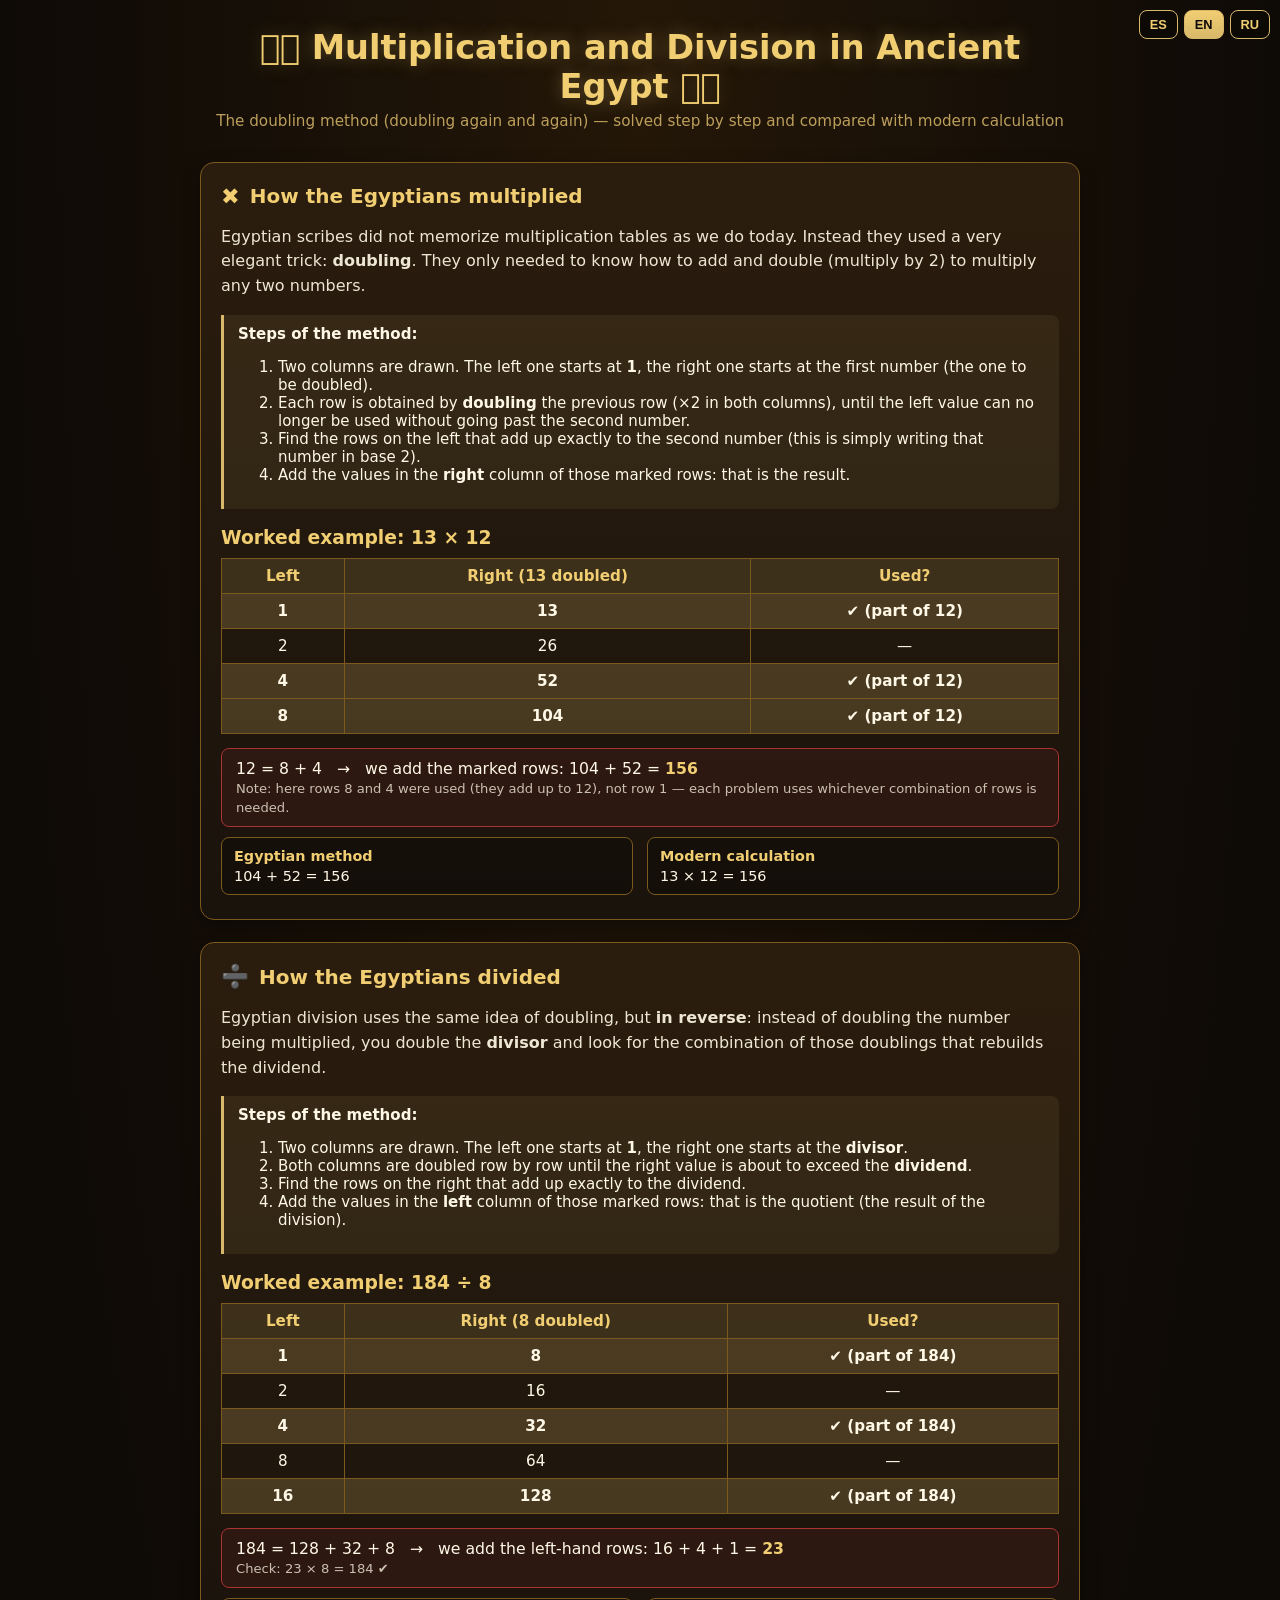
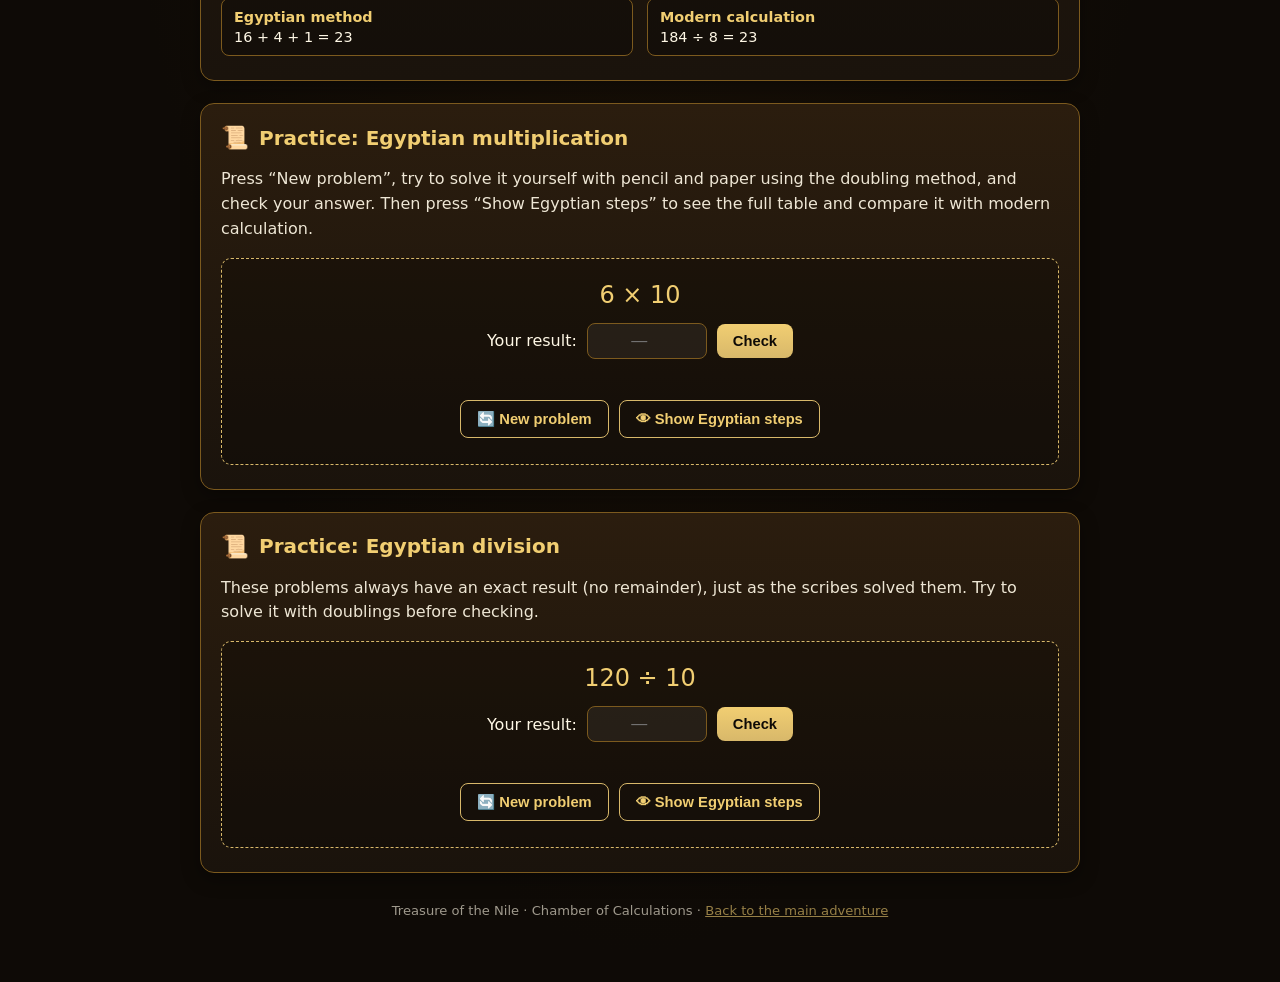
<file: multiplicacion-division-egipcias.html>
<!doctype html>
<html lang="es">
<head>
<meta charset="UTF-8">
<meta name="viewport" content="width=device-width, initial-scale=1">
<title>Multiplicación y división del Antiguo Egipto</title>
<style>
  :root{
    --gold:#d8b86a; --gold-light:#f1ce72; --gold-soft:#ffe9a8;
    --ink:#0e0a06; --ink2:#1a130c; --ink3:#2b1d0e;
    --cream:#fff8e6; --brown:#7c5a1e; --red:#a33; --red-light:#ff7a7a;
  }
  *{box-sizing:border-box}
  body{
    margin:0; min-height:100vh; color:var(--cream);
    background:radial-gradient(ellipse at top,#241708 0%,var(--ink) 70%);
    font-family:Inter,ui-sans-serif,system-ui,-apple-system,sans-serif;
    padding:24px 16px 64px;
  }
  .wrap{max-width:880px;margin:0 auto}
  h1{
    font-size:clamp(1.5rem,4vw,2.1rem); text-align:center; margin:4px 0 4px;
    color:var(--gold-light); text-shadow:0 0 18px rgba(216,184,106,.35);
  }
  .subtitle{text-align:center;color:var(--gold);opacity:.85;margin:0 0 28px;font-size:.95rem}
  section{
    background:linear-gradient(180deg,var(--ink3),var(--ink2));
    border:1px solid var(--brown); border-radius:14px;
    padding:20px 20px 24px; margin:0 0 22px;
    box-shadow:0 6px 18px rgba(0,0,0,.35);
  }
  h2{
    color:var(--gold-light); font-size:1.25rem; margin:0 0 6px;
    display:flex; align-items:center; gap:10px;
  }
  h2 .glyph{font-size:1.4rem}
  p{line-height:1.55; color:var(--cream); opacity:.92}
  .explain{
    background:rgba(216,184,106,.08); border-left:3px solid var(--gold);
    padding:10px 14px; border-radius:0 8px 8px 0; margin:10px 0 16px; font-size:.94rem;
  }
  table.duplication{
    width:100%; border-collapse:collapse; margin:10px 0 14px; font-size:.95rem;
  }
  table.duplication th, table.duplication td{
    border:1px solid var(--brown); padding:8px 10px; text-align:center;
  }
  table.duplication th{background:rgba(216,184,106,.15); color:var(--gold-light)}
  table.duplication tr.marked td{background:rgba(216,184,106,.22); font-weight:600}
  table.duplication td.hier{font-size:1.15rem; color:var(--gold)}
  .result-line{
    margin-top:10px; padding:10px 14px; border-radius:8px;
    background:rgba(163,51,51,.12); border:1px solid var(--red);
    font-size:.98rem;
  }
  .result-line b{color:var(--gold-light)}
  .compare{
    display:flex; gap:14px; flex-wrap:wrap; margin-top:10px;
  }
  .compare .card{
    flex:1 1 200px; background:rgba(0,0,0,.25); border:1px solid var(--brown);
    border-radius:8px; padding:10px 12px; font-size:.9rem;
  }
  .compare .card b{display:block; color:var(--gold-light); margin-bottom:4px}
  .practice-box{
    background:rgba(0,0,0,.25); border:1px dashed var(--gold);
    border-radius:10px; padding:16px; margin-top:14px;
  }
  .op-display{font-size:1.5rem; text-align:center; color:var(--gold-light); margin:6px 0 14px}
  .btn-row{display:flex; gap:10px; flex-wrap:wrap; justify-content:center; margin:10px 0}
  button{
    background:linear-gradient(180deg,var(--gold-light),var(--gold));
    color:var(--ink); border:none; border-radius:8px; padding:9px 16px;
    font-weight:700; font-size:.92rem; cursor:pointer; transition:transform .12s;
  }
  button:hover{transform:translateY(-1px)}
  button.secondary{background:transparent;border:1px solid var(--gold);color:var(--gold-light)}
  .steps-area{margin-top:14px}
  .hidden{display:none}
  input[type=number]{
    background:rgba(255,255,255,.06); border:1px solid var(--brown); color:var(--cream);
    border-radius:8px; padding:8px 10px; font-size:1rem; width:120px; text-align:center;
  }
  .answer-row{display:flex; gap:10px; align-items:center; justify-content:center; margin-top:12px; flex-wrap:wrap}
  .feedback{text-align:center; margin-top:10px; font-weight:700; min-height:1.3em}
  .feedback.ok{color:#8ee29a}
  .feedback.bad{color:var(--red-light)}
  .legend{font-size:.82rem; opacity:.75; margin-top:6px}
  footer{text-align:center; opacity:.6; font-size:.82rem; margin-top:30px}
  a{color:var(--gold-light)}
  .langbar{position:fixed;top:10px;right:10px;z-index:10;display:flex;gap:6px}
  .langbar button{padding:6px 10px;font-size:.8rem;background:rgba(14,10,6,.85);border:1px solid var(--gold);color:var(--gold-light)}
  .langbar button.active{background:linear-gradient(180deg,var(--gold-light),var(--gold));color:var(--ink)}
</style>
</head>
<body>
<div class="langbar" role="group" aria-label="Language">
  <button type="button" data-lang="es">ES</button>
  <button type="button" data-lang="en">EN</button>
  <button type="button" data-lang="ru">RU</button>
</div>
<div class="wrap">
  <h1>𓎆𓏺 <span data-i18n="h1"></span> 𓏺𓎆</h1>
  <p class="subtitle" data-i18n="subtitle"></p>

  <!-- ================= MULTIPLICACIÓN: EXPLICACIÓN ================= -->
  <section>
    <h2><span class="glyph">✖️</span> <span data-i18n="mulH"></span></h2>
    <p data-i18n="mulP"></p>
    <div class="explain">
      <b data-i18n="stepsTitle"></b>
      <ol>
        <li data-i18n="mulS1"></li>
        <li data-i18n="mulS2"></li>
        <li data-i18n="mulS3"></li>
        <li data-i18n="mulS4"></li>
      </ol>
    </div>

    <h3 style="color:var(--gold-light);margin:18px 0 4px" data-i18n="exMul"></h3>
    <table class="duplication">
      <thead><tr><th data-i18n="thLeft"></th><th data-i18n="thRight13"></th><th data-i18n="thUsed"></th></tr></thead>
      <tbody>
        <tr class="marked"><td>1</td><td>13</td><td data-i18n="partOf12"></td></tr>
        <tr><td>2</td><td>26</td><td>—</td></tr>
        <tr class="marked"><td>4</td><td>52</td><td data-i18n="partOf12"></td></tr>
        <tr class="marked"><td>8</td><td>104</td><td data-i18n="partOf12"></td></tr>
      </tbody>
    </table>
    <div class="result-line">
      <span data-i18n="mulResLine"></span><br>
      <span class="legend" data-i18n="mulNote"></span>
    </div>
    <div class="compare">
      <div class="card"><b data-i18n="egMethod"></b>104 + 52 = 156</div>
      <div class="card"><b data-i18n="modern"></b>13 × 12 = 156</div>
    </div>
  </section>

  <!-- ================= DIVISIÓN: EXPLICACIÓN ================= -->
  <section>
    <h2><span class="glyph">➗</span> <span data-i18n="divH"></span></h2>
    <p data-i18n="divP"></p>
    <div class="explain">
      <b data-i18n="stepsTitle"></b>
      <ol>
        <li data-i18n="divS1"></li>
        <li data-i18n="divS2"></li>
        <li data-i18n="divS3"></li>
        <li data-i18n="divS4"></li>
      </ol>
    </div>

    <h3 style="color:var(--gold-light);margin:18px 0 4px" data-i18n="exDiv"></h3>
    <table class="duplication">
      <thead><tr><th data-i18n="thLeft"></th><th data-i18n="thRight8"></th><th data-i18n="thUsed"></th></tr></thead>
      <tbody>
        <tr class="marked"><td>1</td><td>8</td><td data-i18n="partOf184"></td></tr>
        <tr><td>2</td><td>16</td><td>—</td></tr>
        <tr class="marked"><td>4</td><td>32</td><td data-i18n="partOf184"></td></tr>
        <tr><td>8</td><td>64</td><td>—</td></tr>
        <tr class="marked"><td>16</td><td>128</td><td data-i18n="partOf184"></td></tr>
      </tbody>
    </table>
    <div class="result-line">
      <span data-i18n="divResLine"></span><br>
      <span class="legend" data-i18n="divCheck"></span>
    </div>
    <div class="compare">
      <div class="card"><b data-i18n="egMethod"></b>16 + 4 + 1 = 23</div>
      <div class="card"><b data-i18n="modern"></b>184 ÷ 8 = 23</div>
    </div>
  </section>

  <!-- ================= PRÁCTICA: MULTIPLICACIÓN ================= -->
  <section>
    <h2><span class="glyph">📜</span> <span data-i18n="practMulH"></span></h2>
    <p data-i18n="practMulP"></p>
    <div class="practice-box">
      <div class="op-display" id="mulDisplay">? × ?</div>
      <div class="answer-row">
        <label for="mulAnswer" data-i18n="yourResult"></label>
        <input type="number" id="mulAnswer" placeholder="—">
        <button onclick="checkMul()" data-i18n="check"></button>
      </div>
      <div class="feedback" id="mulFeedback"></div>
      <div class="btn-row">
        <button class="secondary" onclick="newMul()" data-i18n="newProblem"></button>
        <button class="secondary" onclick="revealMul()" data-i18n="showSteps"></button>
      </div>
      <div class="steps-area hidden" id="mulSteps"></div>
    </div>
  </section>

  <!-- ================= PRÁCTICA: DIVISIÓN ================= -->
  <section>
    <h2><span class="glyph">📜</span> <span data-i18n="practDivH"></span></h2>
    <p data-i18n="practDivP"></p>
    <div class="practice-box">
      <div class="op-display" id="divDisplay">? ÷ ?</div>
      <div class="answer-row">
        <label for="divAnswer" data-i18n="yourResult"></label>
        <input type="number" id="divAnswer" placeholder="—">
        <button onclick="checkDiv()" data-i18n="check"></button>
      </div>
      <div class="feedback" id="divFeedback"></div>
      <div class="btn-row">
        <button class="secondary" onclick="newDiv()" data-i18n="newProblem"></button>
        <button class="secondary" onclick="revealDiv()" data-i18n="showSteps"></button>
      </div>
      <div class="steps-area hidden" id="divSteps"></div>
    </div>
  </section>

  <footer><span data-i18n="footer"></span> · <a href="DOC-20260925-WA0002.htm" id="backLink" data-i18n="back"></a></footer>
</div>

<script>
// ---- idiomas ----
const I18N = {
  es: {
    title: 'Multiplicación y división del Antiguo Egipto',
    h1: 'Multiplicación y división del Antiguo Egipto',
    subtitle: 'El método de la duplicación (doblar una y otra vez) — resuelto paso a paso y comparado con el cálculo moderno',
    mulH: 'Cómo multiplicaban los egipcios',
    mulP: 'Los escribas egipcios no memorizaban tablas de multiplicar como hoy. En su lugar usaban un truco muy elegante: <b>la duplicación</b>. Solo necesitaban saber sumar y doblar (multiplicar por 2) para poder multiplicar dos números cualesquiera.',
    stepsTitle: 'Pasos del método:',
    mulS1: 'Se abren dos columnas. La izquierda empieza en <b>1</b>, la derecha empieza en el primer número (el que se va a duplicar).',
    mulS2: 'Cada fila se obtiene <b>doblando</b> la fila anterior (×2 en ambas columnas), hasta que el valor de la izquierda ya no pueda usarse sin pasarse del segundo número.',
    mulS3: 'Se buscan las filas de la izquierda que, sumadas, dan exactamente el segundo número (esto es simplemente escribir ese número en base 2).',
    mulS4: 'Se suman los valores de la <b>derecha</b> de esas filas marcadas: ese es el resultado.',
    exMul: 'Ejemplo resuelto: 13 × 12',
    thLeft: 'Izquierda', thRight13: 'Derecha (13 duplicado)', thRight8: 'Derecha (8 duplicado)', thUsed: '¿Se usa?',
    partOf12: '✔ (parte de 12)', partOf184: '✔ (parte de 184)',
    mulResLine: '12 = 8 + 4 &nbsp;&nbsp;→&nbsp;&nbsp; sumamos las filas marcadas: 104 + 52 = <b>156</b>',
    mulNote: 'Nota: aquí se usaron las filas 8 y 4 (que suman 12), no la fila 1 — cada problema usa la combinación de filas que sea necesaria.',
    egMethod: 'Método egipcio', modern: 'Cálculo moderno',
    divH: 'Cómo dividían los egipcios',
    divP: 'La división egipcia es la misma idea de la duplicación, pero <b>al revés</b>: en vez de duplicar el número que se multiplica, se duplica el <b>divisor</b>, y se busca qué combinación de esas duplicaciones reconstruye el dividendo.',
    divS1: 'Se abren dos columnas. La izquierda empieza en <b>1</b>, la derecha empieza en el <b>divisor</b>.',
    divS2: 'Se duplican ambas columnas fila a fila hasta que el valor de la derecha esté a punto de superar el <b>dividendo</b>.',
    divS3: 'Se buscan las filas de la derecha que, sumadas, dan exactamente el dividendo.',
    divS4: 'Se suman los valores de la <b>izquierda</b> de esas filas marcadas: ese es el cociente (el resultado de la división).',
    exDiv: 'Ejemplo resuelto: 184 ÷ 8',
    divResLine: '184 = 128 + 32 + 8 &nbsp;&nbsp;→&nbsp;&nbsp; sumamos las filas de la izquierda: 16 + 4 + 1 = <b>23</b>',
    divCheck: 'Comprobación: 23 × 8 = 184 ✔',
    practMulH: 'Practica: multiplicación egipcia',
    practMulP: 'Pulsa «Nuevo problema», intenta resolverlo tú mismo con papel y lápiz usando el método de duplicación, y comprueba tu respuesta. Luego pulsa «Ver pasos» para ver la tabla completa y compararla con el cálculo moderno.',
    practDivH: 'Practica: división egipcia',
    practDivP: 'Estos problemas siempre tienen un resultado exacto (sin resto), tal como los resolvían los escribas. Intenta resolverlo con duplicaciones antes de comprobar.',
    yourResult: 'Tu resultado:', check: 'Comprobar',
    newProblem: '🔄 Nuevo problema', showSteps: '👁 Ver pasos egipcios',
    ok: '¡Correcto! ', bad: 'Todavía no. Pulsa "Ver pasos egipcios" si quieres una pista.',
    rightCol: (n) => 'Derecha (' + n + ' duplicado)', sumRightTxt: 'sumamos la derecha:', sumLeftTxt: 'sumamos la izquierda:',
    footer: 'Tesoro del Nilo · Cámara de cálculos', back: 'Volver a la aventura principal'
  },
  en: {
    title: 'Multiplication and Division in Ancient Egypt',
    h1: 'Multiplication and Division in Ancient Egypt',
    subtitle: 'The doubling method (doubling again and again) — solved step by step and compared with modern calculation',
    mulH: 'How the Egyptians multiplied',
    mulP: 'Egyptian scribes did not memorize multiplication tables as we do today. Instead they used a very elegant trick: <b>doubling</b>. They only needed to know how to add and double (multiply by 2) to multiply any two numbers.',
    stepsTitle: 'Steps of the method:',
    mulS1: 'Two columns are drawn. The left one starts at <b>1</b>, the right one starts at the first number (the one to be doubled).',
    mulS2: 'Each row is obtained by <b>doubling</b> the previous row (×2 in both columns), until the left value can no longer be used without going past the second number.',
    mulS3: 'Find the rows on the left that add up exactly to the second number (this is simply writing that number in base 2).',
    mulS4: 'Add the values in the <b>right</b> column of those marked rows: that is the result.',
    exMul: 'Worked example: 13 × 12',
    thLeft: 'Left', thRight13: 'Right (13 doubled)', thRight8: 'Right (8 doubled)', thUsed: 'Used?',
    partOf12: '✔ (part of 12)', partOf184: '✔ (part of 184)',
    mulResLine: '12 = 8 + 4 &nbsp;&nbsp;→&nbsp;&nbsp; we add the marked rows: 104 + 52 = <b>156</b>',
    mulNote: 'Note: here rows 8 and 4 were used (they add up to 12), not row 1 — each problem uses whichever combination of rows is needed.',
    egMethod: 'Egyptian method', modern: 'Modern calculation',
    divH: 'How the Egyptians divided',
    divP: 'Egyptian division uses the same idea of doubling, but <b>in reverse</b>: instead of doubling the number being multiplied, you double the <b>divisor</b> and look for the combination of those doublings that rebuilds the dividend.',
    divS1: 'Two columns are drawn. The left one starts at <b>1</b>, the right one starts at the <b>divisor</b>.',
    divS2: 'Both columns are doubled row by row until the right value is about to exceed the <b>dividend</b>.',
    divS3: 'Find the rows on the right that add up exactly to the dividend.',
    divS4: 'Add the values in the <b>left</b> column of those marked rows: that is the quotient (the result of the division).',
    exDiv: 'Worked example: 184 ÷ 8',
    divResLine: '184 = 128 + 32 + 8 &nbsp;&nbsp;→&nbsp;&nbsp; we add the left-hand rows: 16 + 4 + 1 = <b>23</b>',
    divCheck: 'Check: 23 × 8 = 184 ✔',
    practMulH: 'Practice: Egyptian multiplication',
    practMulP: 'Press “New problem”, try to solve it yourself with pencil and paper using the doubling method, and check your answer. Then press “Show Egyptian steps” to see the full table and compare it with modern calculation.',
    practDivH: 'Practice: Egyptian division',
    practDivP: 'These problems always have an exact result (no remainder), just as the scribes solved them. Try to solve it with doublings before checking.',
    yourResult: 'Your result:', check: 'Check',
    newProblem: '🔄 New problem', showSteps: '👁 Show Egyptian steps',
    ok: 'Correct! ', bad: 'Not yet. Press “Show Egyptian steps” if you want a hint.',
    rightCol: (n) => 'Right (' + n + ' doubled)', sumRightTxt: 'we add the right column:', sumLeftTxt: 'we add the left column:',
    footer: 'Treasure of the Nile · Chamber of Calculations', back: 'Back to the main adventure'
  },
  ru: {
    title: 'Умножение и деление в Древнем Египте',
    h1: 'Умножение и деление в Древнем Египте',
    subtitle: 'Метод удвоения (удваивать снова и снова) — решение по шагам и сравнение с современным вычислением',
    mulH: 'Как умножали египтяне',
    mulP: 'Египетские писцы не заучивали таблицу умножения, как сегодня. Вместо этого они использовали очень изящный приём: <b>удвоение</b>. Им нужно было уметь только складывать и удваивать (умножать на 2), чтобы перемножить любые два числа.',
    stepsTitle: 'Шаги метода:',
    mulS1: 'Рисуют два столбца. Левый начинается с <b>1</b>, правый — с первого числа (того, которое будут удваивать).',
    mulS2: 'Каждая строка получается <b>удвоением</b> предыдущей (×2 в обоих столбцах), пока значение слева нельзя использовать, не превысив второе число.',
    mulS3: 'Находят строки слева, сумма которых равна второму числу (это просто запись числа в двоичной системе).',
    mulS4: 'Складывают значения <b>правого</b> столбца у отмеченных строк: это и есть результат.',
    exMul: 'Пример решения: 13 × 12',
    thLeft: 'Слева', thRight13: 'Справа (13 удвоено)', thRight8: 'Справа (8 удвоено)', thUsed: 'Используется?',
    partOf12: '✔ (часть 12)', partOf184: '✔ (часть 184)',
    mulResLine: '12 = 8 + 4 &nbsp;&nbsp;→&nbsp;&nbsp; складываем отмеченные строки: 104 + 52 = <b>156</b>',
    mulNote: 'Примечание: здесь использованы строки 8 и 4 (в сумме 12), а не строка 1 — в каждой задаче берётся нужная комбинация строк.',
    egMethod: 'Египетский метод', modern: 'Современное вычисление',
    divH: 'Как делили египтяне',
    divP: 'Египетское деление — та же идея удвоения, но <b>наоборот</b>: вместо удвоения умножаемого числа удваивают <b>делитель</b> и ищут, какая комбинация удвоений даёт делимое.',
    divS1: 'Рисуют два столбца. Левый начинается с <b>1</b>, правый — с <b>делителя</b>.',
    divS2: 'Оба столбца удваивают строка за строкой, пока значение справа не готово превысить <b>делимое</b>.',
    divS3: 'Находят строки справа, сумма которых в точности равна делимому.',
    divS4: 'Складывают значения <b>левого</b> столбца у отмеченных строк: это частное (результат деления).',
    exDiv: 'Пример решения: 184 ÷ 8',
    divResLine: '184 = 128 + 32 + 8 &nbsp;&nbsp;→&nbsp;&nbsp; складываем левые значения: 16 + 4 + 1 = <b>23</b>',
    divCheck: 'Проверка: 23 × 8 = 184 ✔',
    practMulH: 'Практика: египетское умножение',
    practMulP: 'Нажми «Новая задача», попробуй решить её сам на бумаге методом удвоения и проверь ответ. Затем нажми «Показать шаги», чтобы увидеть полную таблицу и сравнить её с современным вычислением.',
    practDivH: 'Практика: египетское деление',
    practDivP: 'У этих задач всегда точный результат (без остатка), как их решали писцы. Попробуй решить с помощью удвоений, прежде чем проверять.',
    yourResult: 'Твой ответ:', check: 'Проверить',
    newProblem: '🔄 Новая задача', showSteps: '👁 Показать египетские шаги',
    ok: 'Верно! ', bad: 'Пока нет. Нажми «Показать египетские шаги», если нужна подсказка.',
    rightCol: (n) => 'Справа (' + n + ' удвоено)', sumRightTxt: 'складываем правый столбец:', sumLeftTxt: 'складываем левый столбец:',
    footer: 'Сокровище Нила · Палата вычислений', back: 'Вернуться к основному приключению'
  }
};
let LANG = 'es';
(function initLang() {
  let l = null;
  try { l = new URLSearchParams(location.search).get('lang') || localStorage.getItem('egypt-lang'); } catch (e) {}
  if (!l || !I18N[l]) l = (navigator.language || 'es').slice(0, 2).toLowerCase();
  LANG = I18N[l] ? l : 'es';
})();
function tr(k) { return I18N[LANG][k]; }
function applyLang() {
  document.documentElement.lang = LANG;
  document.title = tr('title');
  document.querySelectorAll('[data-i18n]').forEach(el => { el.innerHTML = tr(el.dataset.i18n); });
  document.querySelectorAll('.langbar button').forEach(b => b.classList.toggle('active', b.dataset.lang === LANG));
  document.getElementById('backLink').href = 'DOC-20260925-WA0002.htm?lang=' + LANG;
  ['mul', 'div'].forEach(p => {
    document.getElementById(p + 'Feedback').textContent = '';
    document.getElementById(p + 'Feedback').className = 'feedback';
  });
  if (!document.getElementById('mulSteps').classList.contains('hidden')) revealMul();
  if (!document.getElementById('divSteps').classList.contains('hidden')) revealDiv();
}
document.querySelectorAll('.langbar button').forEach(b => b.addEventListener('click', () => {
  LANG = b.dataset.lang;
  try { localStorage.setItem('egypt-lang', LANG); } catch (e) {}
  applyLang();
}));

// ---- utilidades de duplicación egipcia ----
function buildMultiplication(a, b) {
  // a: se duplica; b: se descompone en potencias de 2
  const rows = [];
  let left = 1, right = a;
  while (left <= b) {
    rows.push({ left, right });
    left *= 2; right *= 2;
  }
  // elegir filas (empezando por la mayor) cuya suma de "left" dé b
  let remaining = b;
  const marked = [];
  for (let i = rows.length - 1; i >= 0; i--) {
    if (rows[i].left <= remaining) {
      marked.push(rows[i]);
      remaining -= rows[i].left;
    }
  }
  marked.sort((x, y) => x.left - y.left);
  const total = marked.reduce((s, r) => s + r.right, 0);
  return { rows, marked, total };
}

function buildDivision(dividend, divisor) {
  // divisor: se duplica; dividend: se descompone usando la columna derecha
  const rows = [];
  let left = 1, right = divisor;
  while (right <= dividend) {
    rows.push({ left, right });
    left *= 2; right *= 2;
  }
  let remaining = dividend;
  const marked = [];
  for (let i = rows.length - 1; i >= 0; i--) {
    if (rows[i].right <= remaining) {
      marked.push(rows[i]);
      remaining -= rows[i].right;
    }
  }
  marked.sort((x, y) => x.left - y.left);
  const total = marked.reduce((s, r) => s + r.left, 0);
  return { rows, marked, total, remainder: remaining };
}

function renderTable(rows, marked, leftLabel, rightLabel) {
  const markedSet = new Set(marked.map(r => r.left));
  let html = '<table class="duplication"><thead><tr><th>' + leftLabel + '</th><th>' + rightLabel + '</th><th>' + tr('thUsed') + '</th></tr></thead><tbody>';
  for (const r of rows) {
    const isMarked = markedSet.has(r.left);
    html += '<tr' + (isMarked ? ' class="marked"' : '') + '><td>' + r.left + '</td><td>' + r.right + '</td><td>' + (isMarked ? '✔' : '—') + '</td></tr>';
  }
  html += '</tbody></table>';
  return html;
}

// ---- MULTIPLICACIÓN ----
let mulA, mulB, mulResult, mulData;
function newMul() {
  mulA = Math.floor(Math.random() * 13) + 3;   // 3..15
  mulB = Math.floor(Math.random() * 17) + 3;   // 3..19
  mulResult = mulA * mulB;
  mulData = buildMultiplication(mulA, mulB);
  document.getElementById('mulDisplay').textContent = mulA + ' × ' + mulB;
  document.getElementById('mulAnswer').value = '';
  document.getElementById('mulFeedback').textContent = '';
  document.getElementById('mulFeedback').className = 'feedback';
  document.getElementById('mulSteps').classList.add('hidden');
  document.getElementById('mulSteps').innerHTML = '';
}
function checkMul() {
  const val = Number(document.getElementById('mulAnswer').value);
  const fb = document.getElementById('mulFeedback');
  if (val === mulResult) {
    fb.textContent = tr('ok') + mulA + ' × ' + mulB + ' = ' + mulResult;
    fb.className = 'feedback ok';
  } else {
    fb.textContent = tr('bad');
    fb.className = 'feedback bad';
  }
}
function revealMul() {
  const area = document.getElementById('mulSteps');
  const sumLeft = mulData.marked.map(r => r.left).join(' + ');
  const sumRight = mulData.marked.map(r => r.right).join(' + ');
  area.innerHTML =
    renderTable(mulData.rows, mulData.marked, tr('thLeft'), tr('rightCol')(mulA)) +
    '<div class="result-line">' + mulB + ' = ' + sumLeft + ' &nbsp;→&nbsp; ' + tr('sumRightTxt') + ' ' + sumRight + ' = <b>' + mulData.total + '</b></div>' +
    '<div class="compare">' +
      '<div class="card"><b>' + tr('egMethod') + '</b>' + sumRight + ' = ' + mulData.total + '</div>' +
      '<div class="card"><b>' + tr('modern') + '</b>' + mulA + ' × ' + mulB + ' = ' + mulResult + '</div>' +
    '</div>';
  area.classList.remove('hidden');
}

// ---- DIVISIÓN ----
let divDividend, divDivisor, divResult, divData;
function newDiv() {
  divDivisor = Math.floor(Math.random() * 11) + 2;  // 2..12
  const quotient = Math.floor(Math.random() * 18) + 3; // 3..20
  divDividend = divDivisor * quotient;
  divResult = quotient;
  divData = buildDivision(divDividend, divDivisor);
  document.getElementById('divDisplay').textContent = divDividend + ' ÷ ' + divDivisor;
  document.getElementById('divAnswer').value = '';
  document.getElementById('divFeedback').textContent = '';
  document.getElementById('divFeedback').className = 'feedback';
  document.getElementById('divSteps').classList.add('hidden');
  document.getElementById('divSteps').innerHTML = '';
}
function checkDiv() {
  const val = Number(document.getElementById('divAnswer').value);
  const fb = document.getElementById('divFeedback');
  if (val === divResult) {
    fb.textContent = tr('ok') + divDividend + ' ÷ ' + divDivisor + ' = ' + divResult;
    fb.className = 'feedback ok';
  } else {
    fb.textContent = tr('bad');
    fb.className = 'feedback bad';
  }
}
function revealDiv() {
  const area = document.getElementById('divSteps');
  const sumRight = divData.marked.map(r => r.right).join(' + ');
  const sumLeft = divData.marked.map(r => r.left).join(' + ');
  area.innerHTML =
    renderTable(divData.rows, divData.marked, tr('thLeft'), tr('rightCol')(divDivisor)) +
    '<div class="result-line">' + divDividend + ' = ' + sumRight + ' &nbsp;→&nbsp; ' + tr('sumLeftTxt') + ' ' + sumLeft + ' = <b>' + divData.total + '</b></div>' +
    '<div class="compare">' +
      '<div class="card"><b>' + tr('egMethod') + '</b>' + sumLeft + ' = ' + divData.total + '</div>' +
      '<div class="card"><b>' + tr('modern') + '</b>' + divDividend + ' ÷ ' + divDivisor + ' = ' + divResult + '</div>' +
    '</div>';
  area.classList.remove('hidden');
}

newMul();
newDiv();
applyLang();
</script>
</body>
</html>
</file>
